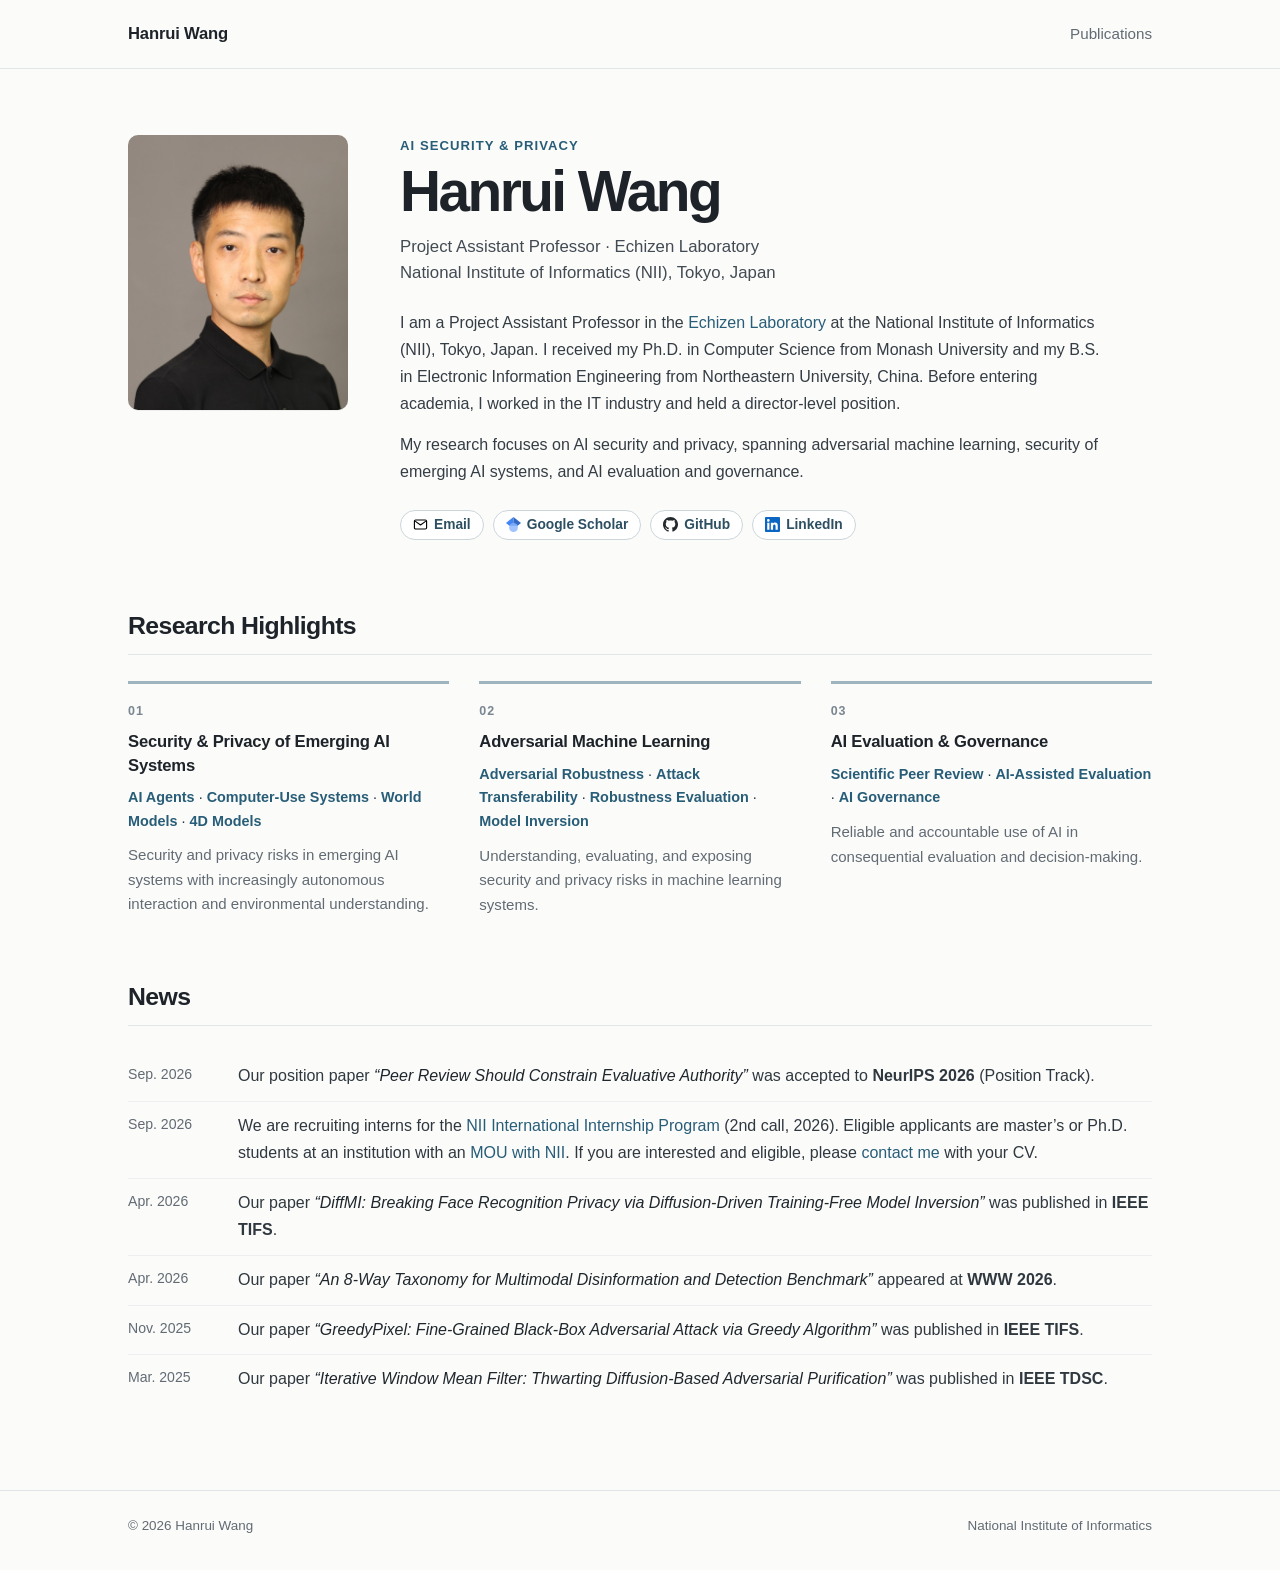
<file: index.html>
<!DOCTYPE html>

<html lang="en">
<head>
<meta charset="utf-8"/>
<meta content="width=device-width, initial-scale=1" name="viewport"/>
<title>Hanrui Wang | NII</title>
<meta content="Hanrui Wang — Project Assistant Professor at the National Institute of Informatics. Research in AI security and privacy, adversarial machine learning, emerging AI systems, and AI evaluation." name="description"/>
<meta content="Hanrui Wang" name="author"/>
<link href="https://azrealwang.github.io/" rel="canonical"/>
<meta content="#fbfbfa" name="theme-color"/>
<meta content="Hanrui Wang | NII" property="og:title"/>
<meta content="Project Assistant Professor at the National Institute of Informatics. Research in AI security and privacy, adversarial machine learning, emerging AI systems, and AI evaluation." property="og:description"/>
<meta content="website" property="og:type"/>
<meta content="https://azrealwang.github.io/" property="og:url"/>
<meta content="https://azrealwang.github.io/assets/portrait.jpg" property="og:image"/>
<meta content="summary" name="twitter:card"/>
<link href="favicon.svg" rel="icon" type="image/svg+xml"/>
<link href="assets/style.css" rel="stylesheet"/>
</head>
<body>
<header class="site-header">
<div class="header-inner">
<a aria-label="Hanrui Wang — Home" class="site-name" href="index.html">Hanrui Wang</a>
<nav aria-label="Main navigation" class="nav">
<a href="publications.html">Publications</a>
</nav>
</div>
</header>
<main>
<section aria-labelledby="home-title" class="hero">
<img alt="Portrait of Hanrui Wang" class="portrait" height="1125" src="assets/portrait.jpg" width="900"/>
<div>
<p class="eyebrow">AI Security &amp; Privacy</p>
<h1 id="home-title">Hanrui Wang</h1>
<p class="role">Project Assistant Professor · Echizen Laboratory<br/>National Institute of Informatics (NII), Tokyo, Japan</p>
<div class="bio">
<p>I am a Project Assistant Professor in the <a href="https://research.nii.ac.jp/~iechizen/official/index-e.html" rel="noopener noreferrer" target="_blank">Echizen Laboratory</a> at the National Institute of Informatics (NII), Tokyo, Japan. I received my Ph.D. in Computer Science from Monash University and my B.S. in Electronic Information Engineering from Northeastern University, China. Before entering academia, I worked in the IT industry and held a director-level position.</p>
<p>My research focuses on AI security and privacy, spanning adversarial machine learning, security of emerging AI systems, and AI evaluation and governance.</p>
</div>
<div aria-label="Contact and academic profiles" class="contact-links">
<a href="mailto:hanrui_wang@nii.ac.jp"><img alt="" height="16" src="assets/icons/email.svg" width="16"/>Email</a>
<a href="https://scholar.google.com/citations?user=1XTseJEAAAAJ" rel="noopener noreferrer" target="_blank"><img alt="" height="16" src="assets/icons/google-scholar.svg" width="16"/>Google Scholar</a>
<a href="https://github.com/azrealwang" rel="noopener noreferrer" target="_blank"><img alt="" height="16" src="assets/icons/github.svg" width="16"/>GitHub</a>
<a href="https://www.linkedin.com/in/hanruiwang1988/" rel="noopener noreferrer" target="_blank"><img alt="" height="16" src="assets/icons/linkedin.svg" width="16"/>LinkedIn</a>
</div>
</div>
</section>
<section aria-labelledby="research-heading" class="section">
<div class="section-heading">
<h2 id="research-heading">Research Highlights</h2>
</div>
<div class="highlights">
<article class="highlight">
<div class="highlight-number">01</div>
<h3>Security &amp; Privacy of Emerging AI Systems</h3>
<p class="highlight-domains"><strong>AI Agents</strong> · <strong>Computer-Use Systems</strong> · <strong>World Models</strong> · <strong>4D Models</strong></p>
<p>Security and privacy risks in emerging AI systems with increasingly autonomous interaction and environmental understanding.</p>
</article>
<article class="highlight">
<div class="highlight-number">02</div>
<h3>Adversarial Machine Learning</h3>
<p class="highlight-domains"><strong>Adversarial Robustness</strong> · <strong>Attack Transferability</strong> · <strong>Robustness Evaluation</strong> · <strong>Model Inversion</strong></p>
<p>Understanding, evaluating, and exposing security and privacy risks in machine learning systems.</p>
</article>
<article class="highlight">
<div class="highlight-number">03</div>
<h3>AI Evaluation &amp; Governance</h3>
<p class="highlight-domains"><strong>Scientific Peer Review</strong> · <strong>AI-Assisted Evaluation</strong> · <strong>AI Governance</strong></p>
<p>Reliable and accountable use of AI in consequential evaluation and decision-making.</p>
</article>
</div>
</section>
<section aria-labelledby="news-heading" class="section">
<div class="section-heading">
<h2 id="news-heading">News</h2>
</div>
<ul class="news-list">
<li class="news-item">
<time class="news-date" datetime="2026-09">Sep. 2026</time>
<div class="news-text">Our position paper <a class="news-pub-link" href="publications.html#peer-review-authority-2026"><em>“Peer Review Should Constrain Evaluative Authority”</em></a> was accepted to <strong>NeurIPS 2026</strong> (Position Track).</div>
</li>
<li class="news-item">
<time class="news-date" datetime="2026-09">Sep. 2026</time>
<div class="news-text">We are recruiting interns for the <a href="https://www.nii.ac.jp/en/about/international/mouresearch/internship2026-2/index.html" rel="noopener noreferrer" target="_blank">NII International Internship Program</a> (2nd call, 2026). Eligible applicants are master’s or Ph.D. students at an institution with an <a href="https://www.nii.ac.jp/en/about/international/mou/" rel="noopener noreferrer" target="_blank">MOU with NII</a>. If you are interested and eligible, please <a href="mailto:hanrui_wang@nii.ac.jp">contact me</a> with your CV.</div>
</li>
<li class="news-item">
<time class="news-date" datetime="2026-04">Apr. 2026</time>
<div class="news-text">Our paper <a class="news-pub-link" href="publications.html#diffmi-2026"><em>“DiffMI: Breaking Face Recognition Privacy via Diffusion-Driven Training-Free Model Inversion”</em></a> was published in <strong>IEEE TIFS</strong>.</div>
</li>
<li class="news-item">
<time class="news-date" datetime="2026-04">Apr. 2026</time>
<div class="news-text">Our paper <a class="news-pub-link" href="publications.html#8way-disinformation-2026"><em>“An 8-Way Taxonomy for Multimodal Disinformation and Detection Benchmark”</em></a> appeared at <strong>WWW 2026</strong>.</div>
</li>
<li class="news-item">
<time class="news-date" datetime="2025-11">Nov. 2025</time>
<div class="news-text">Our paper <a class="news-pub-link" href="publications.html#greedypixel-2025"><em>“GreedyPixel: Fine-Grained Black-Box Adversarial Attack via Greedy Algorithm”</em></a> was published in <strong>IEEE TIFS</strong>.</div>
</li>
<li class="news-item">
<time class="news-date" datetime="2025-03">Mar. 2025</time>
<div class="news-text">Our paper <a class="news-pub-link" href="publications.html#iwmf-diff-2025"><em>“Iterative Window Mean Filter: Thwarting Diffusion-Based Adversarial Purification”</em></a> was published in <strong>IEEE TDSC</strong>.</div>
</li>
</ul>
</section>
</main>
<footer class="site-footer">
<div class="footer-inner">
<span>© 2026 Hanrui Wang</span>
<span>National Institute of Informatics</span>
</div>
</footer>
</body>
</html>
</file>
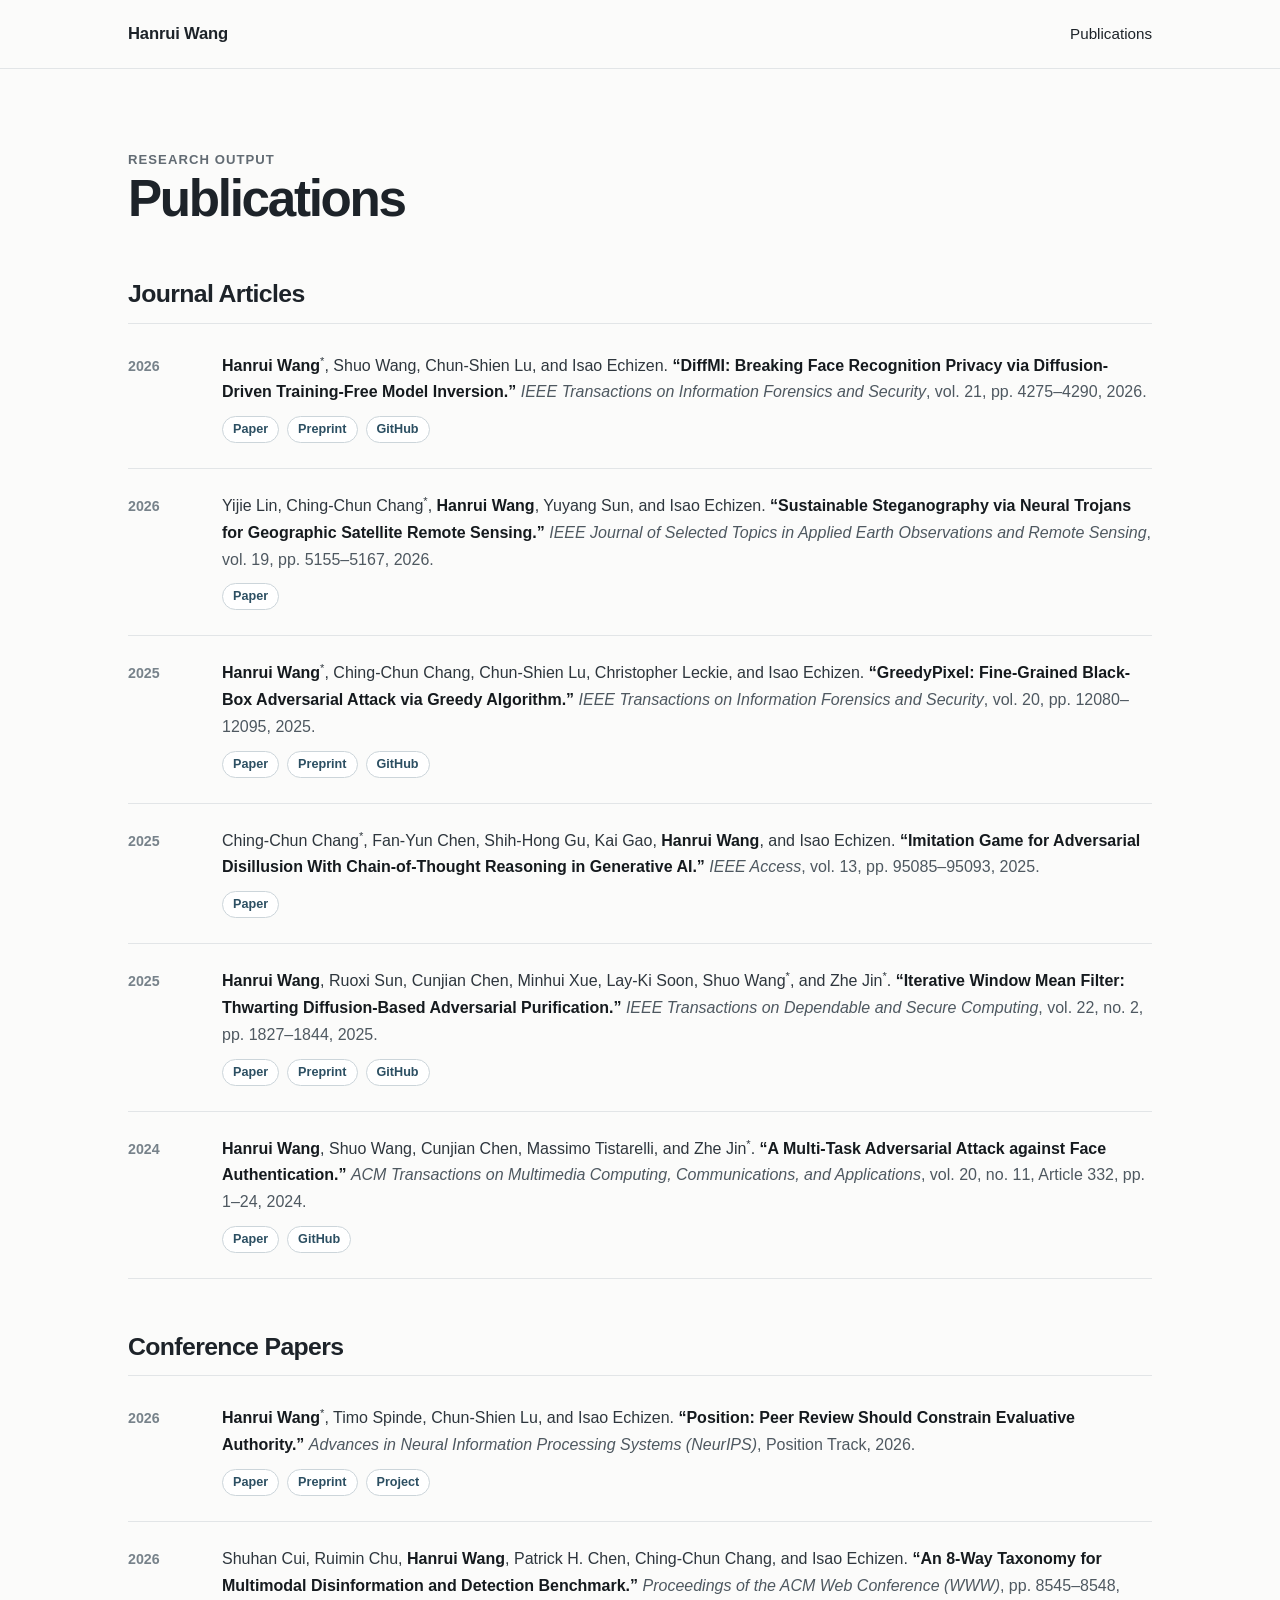
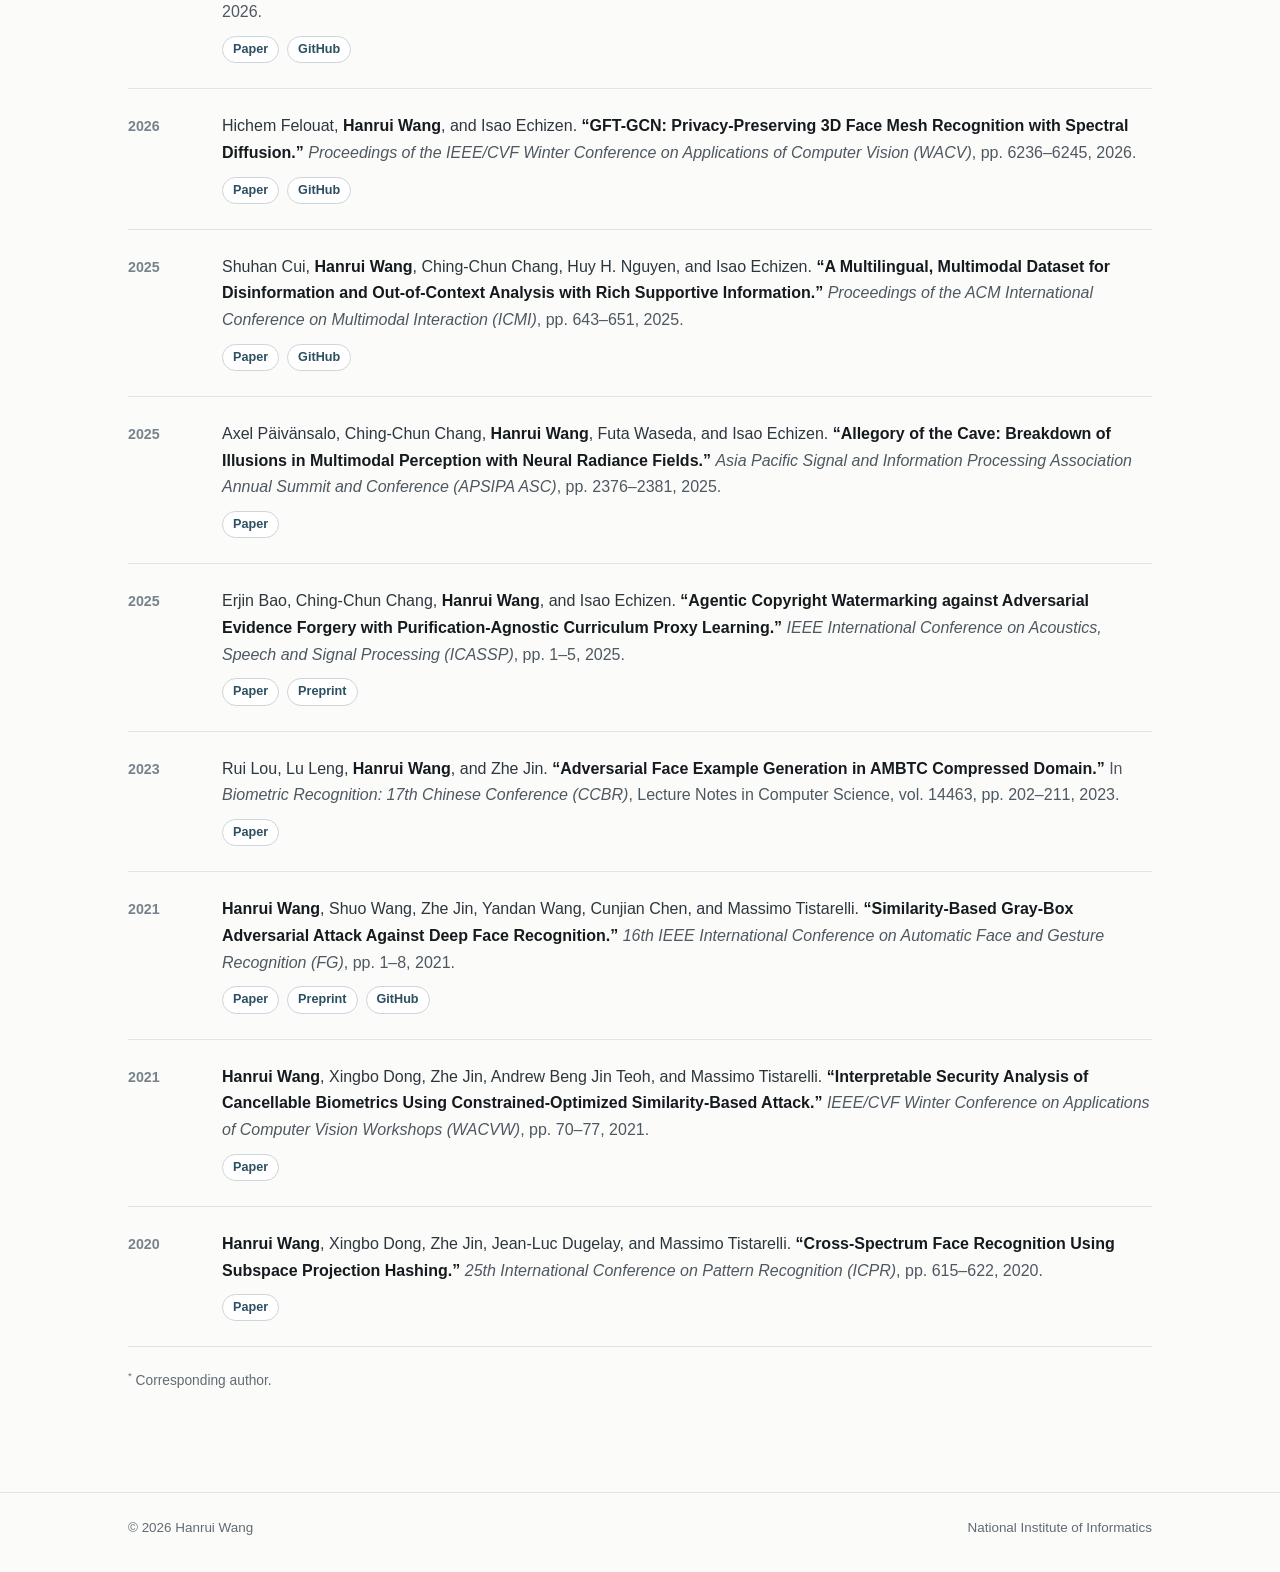
<file: publications.html>
<!DOCTYPE html>

<html lang="en">
<head>
<meta charset="utf-8"/>
<meta content="width=device-width, initial-scale=1" name="viewport"/>
<title>Publications | Hanrui Wang</title>
<meta content="Publications by Hanrui Wang — journal articles and conference papers in AI security, privacy, adversarial machine learning, and trustworthy AI." name="description"/>
<meta content="Hanrui Wang" name="author"/>
<link href="https://azrealwang.github.io/publications.html" rel="canonical"/>
<meta content="#fbfbfa" name="theme-color"/>
<meta content="Publications | Hanrui Wang" property="og:title"/>
<meta content="Journal articles and conference papers by Hanrui Wang in AI security, privacy, adversarial machine learning, and trustworthy AI." property="og:description"/>
<meta content="website" property="og:type"/>
<meta content="https://azrealwang.github.io/publications.html" property="og:url"/>
<meta content="https://azrealwang.github.io/assets/portrait.jpg" property="og:image"/>
<meta content="summary" name="twitter:card"/>
<link href="favicon.svg" rel="icon" type="image/svg+xml"/>
<link href="assets/style.css" rel="stylesheet"/>
</head>
<body>
<header class="site-header">
<div class="header-inner">
<a class="site-name" href="index.html">Hanrui Wang</a>
<nav aria-label="Main navigation" class="nav">
<a aria-current="page" class="active" href="publications.html">Publications</a>
</nav>
</div>
</header>
<main>
<div class="page-intro">
<p class="eyebrow">Research Output</p>
<h1>Publications</h1>
</div>
<section aria-labelledby="journals-heading" class="pub-section">
<div class="section-heading">
<h2 id="journals-heading">Journal Articles</h2>
</div>
<div class="pub-list">
<article class="pub-item" id="diffmi-2026">
<div class="pub-year">2026</div>
<div>
<div class="pub-citation"><strong>Hanrui Wang</strong><sup>*</sup>, Shuo Wang, Chun-Shien Lu, and Isao Echizen. <span class="pub-title">“DiffMI: Breaking Face Recognition Privacy via Diffusion-Driven Training-Free Model Inversion.”</span> <span class="pub-venue"><em>IEEE Transactions on Information Forensics and Security</em>, vol. 21, pp. 4275–4290, 2026.</span></div>
<div class="pub-links">
<a href="https://doi.org/10.1109/TIFS.2026.3684282" rel="noopener noreferrer" target="_blank">Paper</a>
<a href="https://arxiv.org/abs/2504.18015" rel="noopener noreferrer" target="_blank">Preprint</a>
<a href="https://github.com/azrealwang/DiffMI" rel="noopener noreferrer" target="_blank">GitHub</a>
</div>
</div>
</article>
<article class="pub-item" id="sustainable-steganography-2026">
<div class="pub-year">2026</div>
<div>
<div class="pub-citation">Yijie Lin, Ching-Chun Chang<sup>*</sup>, <strong>Hanrui Wang</strong>, Yuyang Sun, and Isao Echizen. <span class="pub-title">“Sustainable Steganography via Neural Trojans for Geographic Satellite Remote Sensing.”</span> <span class="pub-venue"><em>IEEE Journal of Selected Topics in Applied Earth Observations and Remote Sensing</em>, vol. 19, pp. 5155–5167, 2026.</span></div>
<div class="pub-links">
<a href="https://doi.org/10.1109/JSTARS.2025.3649225" rel="noopener noreferrer" target="_blank">Paper</a>
</div>
</div>
</article>
<article class="pub-item" id="greedypixel-2025">
<div class="pub-year">2025</div>
<div>
<div class="pub-citation"><strong>Hanrui Wang</strong><sup>*</sup>, Ching-Chun Chang, Chun-Shien Lu, Christopher Leckie, and Isao Echizen. <span class="pub-title">“GreedyPixel: Fine-Grained Black-Box Adversarial Attack via Greedy Algorithm.”</span> <span class="pub-venue"><em>IEEE Transactions on Information Forensics and Security</em>, vol. 20, pp. 12080–12095, 2025.</span></div>
<div class="pub-links">
<a href="https://doi.org/10.1109/TIFS.2025.3630890" rel="noopener noreferrer" target="_blank">Paper</a>
<a href="https://arxiv.org/abs/2501.14230" rel="noopener noreferrer" target="_blank">Preprint</a>
<a href="https://github.com/azrealwang/greedypixel" rel="noopener noreferrer" target="_blank">GitHub</a>
</div>
</div>
</article>
<article class="pub-item" id="imitation-game-2025">
<div class="pub-year">2025</div>
<div>
<div class="pub-citation">Ching-Chun Chang<sup>*</sup>, Fan-Yun Chen, Shih-Hong Gu, Kai Gao, <strong>Hanrui Wang</strong>, and Isao Echizen. <span class="pub-title">“Imitation Game for Adversarial Disillusion With Chain-of-Thought Reasoning in Generative AI.”</span> <span class="pub-venue"><em>IEEE Access</em>, vol. 13, pp. 95085–95093, 2025.</span></div>
<div class="pub-links">
<a href="https://doi.org/10.1109/ACCESS.2025.3574016" rel="noopener noreferrer" target="_blank">Paper</a>

</div>
</div>
</article>
<article class="pub-item" id="iwmf-diff-2025">
<div class="pub-year">2025</div>
<div>
<div class="pub-citation"><strong>Hanrui Wang</strong>, Ruoxi Sun, Cunjian Chen, Minhui Xue, Lay-Ki Soon, Shuo Wang<sup>*</sup>, and Zhe Jin<sup>*</sup>. <span class="pub-title">“Iterative Window Mean Filter: Thwarting Diffusion-Based Adversarial Purification.”</span> <span class="pub-venue"><em>IEEE Transactions on Dependable and Secure Computing</em>, vol. 22, no. 2, pp. 1827–1844, 2025.</span></div>
<div class="pub-links">
<a href="https://doi.org/10.1109/TDSC.2024.3472569" rel="noopener noreferrer" target="_blank">Paper</a>
<a href="https://arxiv.org/abs/2408.10673" rel="noopener noreferrer" target="_blank">Preprint</a>
<a href="https://github.com/azrealwang/iwmfdiff" rel="noopener noreferrer" target="_blank">GitHub</a>
</div>
</div>
</article>
<article class="pub-item" id="mtadv-2024">
<div class="pub-year">2024</div>
<div>
<div class="pub-citation"><strong>Hanrui Wang</strong>, Shuo Wang, Cunjian Chen, Massimo Tistarelli, and Zhe Jin<sup>*</sup>. <span class="pub-title">“A Multi-Task Adversarial Attack against Face Authentication.”</span> <span class="pub-venue"><em>ACM Transactions on Multimedia Computing, Communications, and Applications</em>, vol. 20, no. 11, Article 332, pp. 1–24, 2024.</span></div>
<div class="pub-links">
<a href="https://doi.org/10.1145/3665496" rel="noopener noreferrer" target="_blank">Paper</a>

<a href="https://github.com/azrealwang/mtadv" rel="noopener noreferrer" target="_blank">GitHub</a>
</div>
</div>
</article>
</div>
</section>
<section aria-labelledby="conferences-heading" class="pub-section">
<div class="section-heading">
<h2 id="conferences-heading">Conference Papers</h2>
</div>
<div class="pub-list">
<article class="pub-item" id="peer-review-authority-2026">
<div class="pub-year">2026</div>
<div>
<div class="pub-citation"><strong>Hanrui Wang</strong><sup>*</sup>, Timo Spinde, Chun-Shien Lu, and Isao Echizen. <span class="pub-title">“Position: Peer Review Should Constrain Evaluative Authority.”</span> <span class="pub-venue"><em>Advances in Neural Information Processing Systems (NeurIPS)</em>, Position Track, 2026.</span></div>
<div class="pub-links">
<a href="https://neurips.cc/virtual/2026/poster/140021" rel="noopener noreferrer" target="_blank">Paper</a>
<a href="https://www.researchgate.net/publication/400590054" rel="noopener noreferrer" target="_blank">Preprint</a><a href="https://azrealwang.github.io/authority-constrained-peer-review/" rel="noopener noreferrer" target="_blank">Project</a></div>
</div>
</article>
<article class="pub-item" id="8way-disinformation-2026">
<div class="pub-year">2026</div>
<div>
<div class="pub-citation">Shuhan Cui, Ruimin Chu, <strong>Hanrui Wang</strong>, Patrick H. Chen, Ching-Chun Chang, and Isao Echizen. <span class="pub-title">“An 8-Way Taxonomy for Multimodal Disinformation and Detection Benchmark.”</span> <span class="pub-venue"><em>Proceedings of the ACM Web Conference (WWW)</em>, pp. 8545–8548, 2026.</span></div>
<div class="pub-links">
<a href="https://doi.org/10.1145/3774904.3792906" rel="noopener noreferrer" target="_blank">Paper</a>
<a href="https://github.com/SaiSyokan/8way-multimodal-disinformation" rel="noopener noreferrer" target="_blank">GitHub</a>
</div>
</div>
</article>
<article class="pub-item" id="gft-gcn-2026">
<div class="pub-year">2026</div>
<div>
<div class="pub-citation">Hichem Felouat, <strong>Hanrui Wang</strong>, and Isao Echizen. <span class="pub-title">“GFT-GCN: Privacy-Preserving 3D Face Mesh Recognition with Spectral Diffusion.”</span> <span class="pub-venue"><em>Proceedings of the IEEE/CVF Winter Conference on Applications of Computer Vision (WACV)</em>, pp. 6236–6245, 2026.</span></div>
<div class="pub-links">
<a href="https://openaccess.thecvf.com/content/WACV2026/html/Felouat_GFT-GCN_Privacy-Preserving_3D_Face_Mesh_Recognition_with_Spectral_Diffusion_WACV_2026_paper.html" rel="noopener noreferrer" target="_blank">Paper</a>

<a href="https://github.com/hichemfelouat/GFT-GCN" rel="noopener noreferrer" target="_blank">GitHub</a>
</div>
</div>
</article>
<article class="pub-item" id="disinfomm-2025">
<div class="pub-year">2025</div>
<div>
<div class="pub-citation">Shuhan Cui, <strong>Hanrui Wang</strong>, Ching-Chun Chang, Huy H. Nguyen, and Isao Echizen. <span class="pub-title">“A Multilingual, Multimodal Dataset for Disinformation and Out-of-Context Analysis with Rich Supportive Information.”</span> <span class="pub-venue"><em>Proceedings of the ACM International Conference on Multimodal Interaction (ICMI)</em>, pp. 643–651, 2025.</span></div>
<div class="pub-links">
<a href="https://doi.org/10.1145/3716553.3750813" rel="noopener noreferrer" target="_blank">Paper</a>
<a href="https://github.com/SaiSyokan/DisinfoMM" rel="noopener noreferrer" target="_blank">GitHub</a>
</div>
</div>
</article>
<article class="pub-item" id="allegory-cave-2025">
<div class="pub-year">2025</div>
<div>
<div class="pub-citation">Axel Päivänsalo, Ching-Chun Chang, <strong>Hanrui Wang</strong>, Futa Waseda, and Isao Echizen. <span class="pub-title">“Allegory of the Cave: Breakdown of Illusions in Multimodal Perception with Neural Radiance Fields.”</span> <span class="pub-venue"><em>Asia Pacific Signal and Information Processing Association Annual Summit and Conference (APSIPA ASC)</em>, pp. 2376–2381, 2025.</span></div>
<div class="pub-links">
<a href="https://doi.org/10.1109/APSIPAASC65261.2025.11249245" rel="noopener noreferrer" target="_blank">Paper</a>
</div>
</div>
</article>
<article class="pub-item" id="agentic-watermarking-2025">
<div class="pub-year">2025</div>
<div>
<div class="pub-citation">Erjin Bao, Ching-Chun Chang, <strong>Hanrui Wang</strong>, and Isao Echizen. <span class="pub-title">“Agentic Copyright Watermarking against Adversarial Evidence Forgery with Purification-Agnostic Curriculum Proxy Learning.”</span> <span class="pub-venue"><em>IEEE International Conference on Acoustics, Speech and Signal Processing (ICASSP)</em>, pp. 1–5, 2025.</span></div>
<div class="pub-links">
<a href="https://doi.org/10.1109/ICASSP49660.2025.10889676" rel="noopener noreferrer" target="_blank">Paper</a>
<a href="https://arxiv.org/abs/2409.01541" rel="noopener noreferrer" target="_blank">Preprint</a>
</div>
</div>
</article>
<article class="pub-item" id="ambtc-2023">
<div class="pub-year">2023</div>
<div>
<div class="pub-citation">Rui Lou, Lu Leng, <strong>Hanrui Wang</strong>, and Zhe Jin. <span class="pub-title">“Adversarial Face Example Generation in AMBTC Compressed Domain.”</span> <span class="pub-venue">In <em>Biometric Recognition: 17th Chinese Conference (CCBR)</em>, Lecture Notes in Computer Science, vol. 14463, pp. 202–211, 2023.</span></div>
<div class="pub-links">
<a href="https://doi.org/10.1007/978-981-99-8565-4_20" rel="noopener noreferrer" target="_blank">Paper</a>
</div>
</div>
</article>
<article class="pub-item" id="sgadv-2021">
<div class="pub-year">2021</div>
<div>
<div class="pub-citation"><strong>Hanrui Wang</strong>, Shuo Wang, Zhe Jin, Yandan Wang, Cunjian Chen, and Massimo Tistarelli. <span class="pub-title">“Similarity-Based Gray-Box Adversarial Attack Against Deep Face Recognition.”</span> <span class="pub-venue"><em>16th IEEE International Conference on Automatic Face and Gesture Recognition (FG)</em>, pp. 1–8, 2021.</span></div>
<div class="pub-links">
<a href="https://doi.org/10.1109/FG52635.2021.9667076" rel="noopener noreferrer" target="_blank">Paper</a>
<a href="https://arxiv.org/abs/2201.04011" rel="noopener noreferrer" target="_blank">Preprint</a>
<a href="https://github.com/azrealwang/SGADV" rel="noopener noreferrer" target="_blank">GitHub</a>
</div>
</div>
</article>
<article class="pub-item" id="cancellable-biometrics-2021">
<div class="pub-year">2021</div>
<div>
<div class="pub-citation"><strong>Hanrui Wang</strong>, Xingbo Dong, Zhe Jin, Andrew Beng Jin Teoh, and Massimo Tistarelli. <span class="pub-title">“Interpretable Security Analysis of Cancellable Biometrics Using Constrained-Optimized Similarity-Based Attack.”</span> <span class="pub-venue"><em>IEEE/CVF Winter Conference on Applications of Computer Vision Workshops (WACVW)</em>, pp. 70–77, 2021.</span></div>
<div class="pub-links">
<a href="https://openaccess.thecvf.com/content/WACV2021W/XAI4B/html/Wang_Interpretable_Security_Analysis_of_Cancellable_Biometrics_Using_Constrained-Optimized_Similarity-Based_Attack_WACVW_2021_paper.html" rel="noopener noreferrer" target="_blank">Paper</a>


</div>
</div>
</article>
<article class="pub-item" id="sph-2020">
<div class="pub-year">2020</div>
<div>
<div class="pub-citation"><strong>Hanrui Wang</strong>, Xingbo Dong, Zhe Jin, Jean-Luc Dugelay, and Massimo Tistarelli. <span class="pub-title">“Cross-Spectrum Face Recognition Using Subspace Projection Hashing.”</span> <span class="pub-venue"><em>25th International Conference on Pattern Recognition (ICPR)</em>, pp. 615–622, 2020.</span></div>
<div class="pub-links">
<a href="https://doi.org/10.1109/ICPR48806.2021.9411963" rel="noopener noreferrer" target="_blank">Paper</a>
</div>
</div>
</article>
</div>
<p class="pub-footnote"><sup>*</sup> Corresponding author.</p>
</section>
</main>
<footer class="site-footer">
<div class="footer-inner">
<span>© 2026 Hanrui Wang</span>
<span>National Institute of Informatics</span>
</div>
</footer>
</body>
</html>
</file>
<file: assets/style.css>
:root {
  --bg: #fbfbfa;
  --surface: #ffffff;
  --text: #1d2329;
  --muted: #626b73;
  --line: #e2e5e7;
  --accent: #285d78;
  --accent-soft: #eef4f7;
  --max-width: 1080px;
}

* { box-sizing: border-box; }
html { scroll-behavior: smooth; }
body {
  margin: 0;
  background: var(--bg);
  color: var(--text);
  font-family: -apple-system, BlinkMacSystemFont, "Segoe UI", Roboto, Helvetica, Arial, sans-serif;
  font-size: 16px;
  line-height: 1.68;
  -webkit-font-smoothing: antialiased;
}

a { color: var(--accent); text-decoration: none; }
a:hover { text-decoration: underline; text-underline-offset: 3px; }

.site-header {
  border-bottom: 1px solid var(--line);
  background: rgba(251, 251, 250, 0.96);
}
.header-inner {
  max-width: var(--max-width);
  margin: 0 auto;
  padding: 20px 28px;
  display: flex;
  align-items: center;
  justify-content: space-between;
  gap: 24px;
}
.site-name {
  color: var(--text);
  font-weight: 700;
  font-size: 1.04rem;
  letter-spacing: -0.01em;
}
.site-name:hover { text-decoration: none; color: var(--accent); }
.nav { display: flex; align-items: center; gap: 28px; }
.nav a { color: var(--muted); font-size: 0.95rem; font-weight: 500; }
.nav a.active, .nav a:hover { color: var(--text); text-decoration: none; }

main {
  max-width: var(--max-width);
  margin: 0 auto;
  padding: 66px 28px 86px;
}

.hero {
  display: grid;
  grid-template-columns: 220px minmax(0, 1fr);
  gap: 52px;
  align-items: start;
  margin-bottom: 70px;
}
.portrait {
  width: 100%;
  height: auto;
  border-radius: 10px;
  display: block;
  box-shadow: 0 1px 0 rgba(0,0,0,0.05);
}
.eyebrow {
  margin: 0 0 4px;
  color: var(--accent);
  font-size: 0.82rem;
  font-weight: 700;
  letter-spacing: 0.08em;
  text-transform: uppercase;
}
h1 {
  margin: 0;
  font-size: clamp(2.25rem, 5vw, 3.55rem);
  line-height: 1.08;
  letter-spacing: -0.045em;
  font-weight: 730;
}
.role {
  margin: 12px 0 24px;
  color: #424a52;
  font-size: 1.05rem;
  line-height: 1.55;
}
.bio { max-width: 700px; }
.bio p { margin: 0 0 14px; color: #353d44; }
.contact-links {
  display: flex;
  flex-wrap: wrap;
  gap: 9px;
  margin-top: 24px;
}
.contact-links a { gap: 6px; }
.contact-links img {
  width: 15px;
  height: 15px;
  display: block;
  flex: none;
}
.contact-links a, .pub-links a {
  display: inline-flex;
  align-items: center;
  justify-content: center;
  border: 1px solid #ccd5da;
  background: var(--surface);
  color: #2c4f62;
  border-radius: 999px;
  padding: 6px 12px;
  font-size: 0.86rem;
  font-weight: 600;
  line-height: 1.2;
  transition: border-color .15s ease, background-color .15s ease;
}
.contact-links a:hover, .pub-links a:hover {
  text-decoration: none;
  border-color: #9bb0bb;
  background: var(--accent-soft);
}

.section { margin-top: 64px; }
.section-heading {
  display: flex;
  align-items: baseline;
  justify-content: space-between;
  gap: 20px;
  padding-bottom: 12px;
  border-bottom: 1px solid var(--line);
  margin-bottom: 26px;
}
h2 {
  margin: 0;
  font-size: 1.55rem;
  line-height: 1.3;
  letter-spacing: -0.025em;
}
.section-note { color: var(--muted); font-size: 0.9rem; }

.highlights {
  display: grid;
  grid-template-columns: repeat(3, 1fr);
  gap: 30px;
}
.highlight {
  border-top: 3px solid #9eb4bf;
  padding-top: 17px;
}
.highlight-number {
  color: #7a8790;
  font-size: 0.78rem;
  font-weight: 700;
  letter-spacing: 0.08em;
}
.highlight h3 {
  margin: 8px 0 9px;
  font-size: 1.04rem;
  line-height: 1.4;
  letter-spacing: -0.012em;
}
.highlight p { margin: 0; color: var(--muted); font-size: 0.94rem; line-height: 1.62; }
.highlight-domains {
  margin: 0 0 10px !important;
  color: #26343d !important;
  font-size: 0.9rem !important;
  line-height: 1.65 !important;
}
.highlight-domains strong {
  color: var(--accent);
  font-weight: 700;
}

.news-list { list-style: none; padding: 0; margin: 0; }
.news-item {
  display: grid;
  grid-template-columns: 92px minmax(0, 1fr);
  gap: 18px;
  padding: 11px 0;
  border-bottom: 1px solid #eceeef;
}
.news-item:last-child { border-bottom: 0; }
.news-date { color: var(--muted); font-size: 0.88rem; font-variant-numeric: tabular-nums; }
.news-text { color: #30383f; }
.news-text em { color: #1f272d; }

.page-intro { margin-bottom: 48px; max-width: 790px; }
.page-intro h1 { font-size: clamp(2.2rem, 4vw, 3.2rem); }
.page-intro p { margin: 14px 0 0; color: var(--muted); }

.pub-section { margin-top: 52px; }
.pub-list { display: flex; flex-direction: column; }
.pub-item {
  display: grid;
  grid-template-columns: 70px minmax(0, 1fr);
  gap: 24px;
  padding: 24px 0 25px;
  border-bottom: 1px solid var(--line);
}
.pub-item:first-child { padding-top: 3px; }
.pub-year {
  color: #77828a;
  font-size: 0.89rem;
  font-weight: 700;
  font-variant-numeric: tabular-nums;
  padding-top: 2px;
}
.pub-citation { color: #2e363d; line-height: 1.67; }
.pub-citation strong { color: #151a1e; font-weight: 720; }
.pub-title { color: #151a1e; font-weight: 620; }
.pub-venue { color: #4e5860; }
sup { font-size: 0.7em; vertical-align: super; line-height: 0; }
.pub-links { display: flex; flex-wrap: wrap; gap: 8px; margin-top: 10px; }
.pub-links a { padding: 5px 10px; font-size: 0.79rem; }
.pub-footnote { margin-top: 22px; color: var(--muted); font-size: 0.86rem; }

.site-footer {
  border-top: 1px solid var(--line);
  color: var(--muted);
  font-size: 0.84rem;
}
.footer-inner {
  max-width: var(--max-width);
  margin: 0 auto;
  padding: 24px 28px 32px;
  display: flex;
  justify-content: space-between;
  gap: 24px;
}

@media (max-width: 820px) {
  main { padding-top: 46px; }
  .hero { grid-template-columns: 180px minmax(0, 1fr); gap: 34px; }
  .highlights { grid-template-columns: 1fr; gap: 26px; }
}

@media (max-width: 620px) {
  .header-inner { padding: 17px 20px; }
  .nav { gap: 18px; }
  main { padding: 38px 20px 68px; }
  .hero { grid-template-columns: 1fr; gap: 28px; margin-bottom: 52px; }
  .portrait { width: 176px; }
  h1 { font-size: 2.45rem; }
  .section { margin-top: 50px; }
  .news-item { grid-template-columns: 76px minmax(0, 1fr); gap: 12px; }
  .pub-item { grid-template-columns: 1fr; gap: 4px; padding: 21px 0; }
  .pub-year { padding: 0; }
  .footer-inner { padding: 22px 20px 28px; flex-direction: column; gap: 5px; }
}

.news-pub-link {
  color: inherit;
  text-decoration-color: rgba(31, 41, 55, 0.32);
  text-underline-offset: 0.16em;
}

.news-pub-link:hover {
  text-decoration-color: currentColor;
}

.pub-item {
  scroll-margin-top: 6rem;
}
</file>
